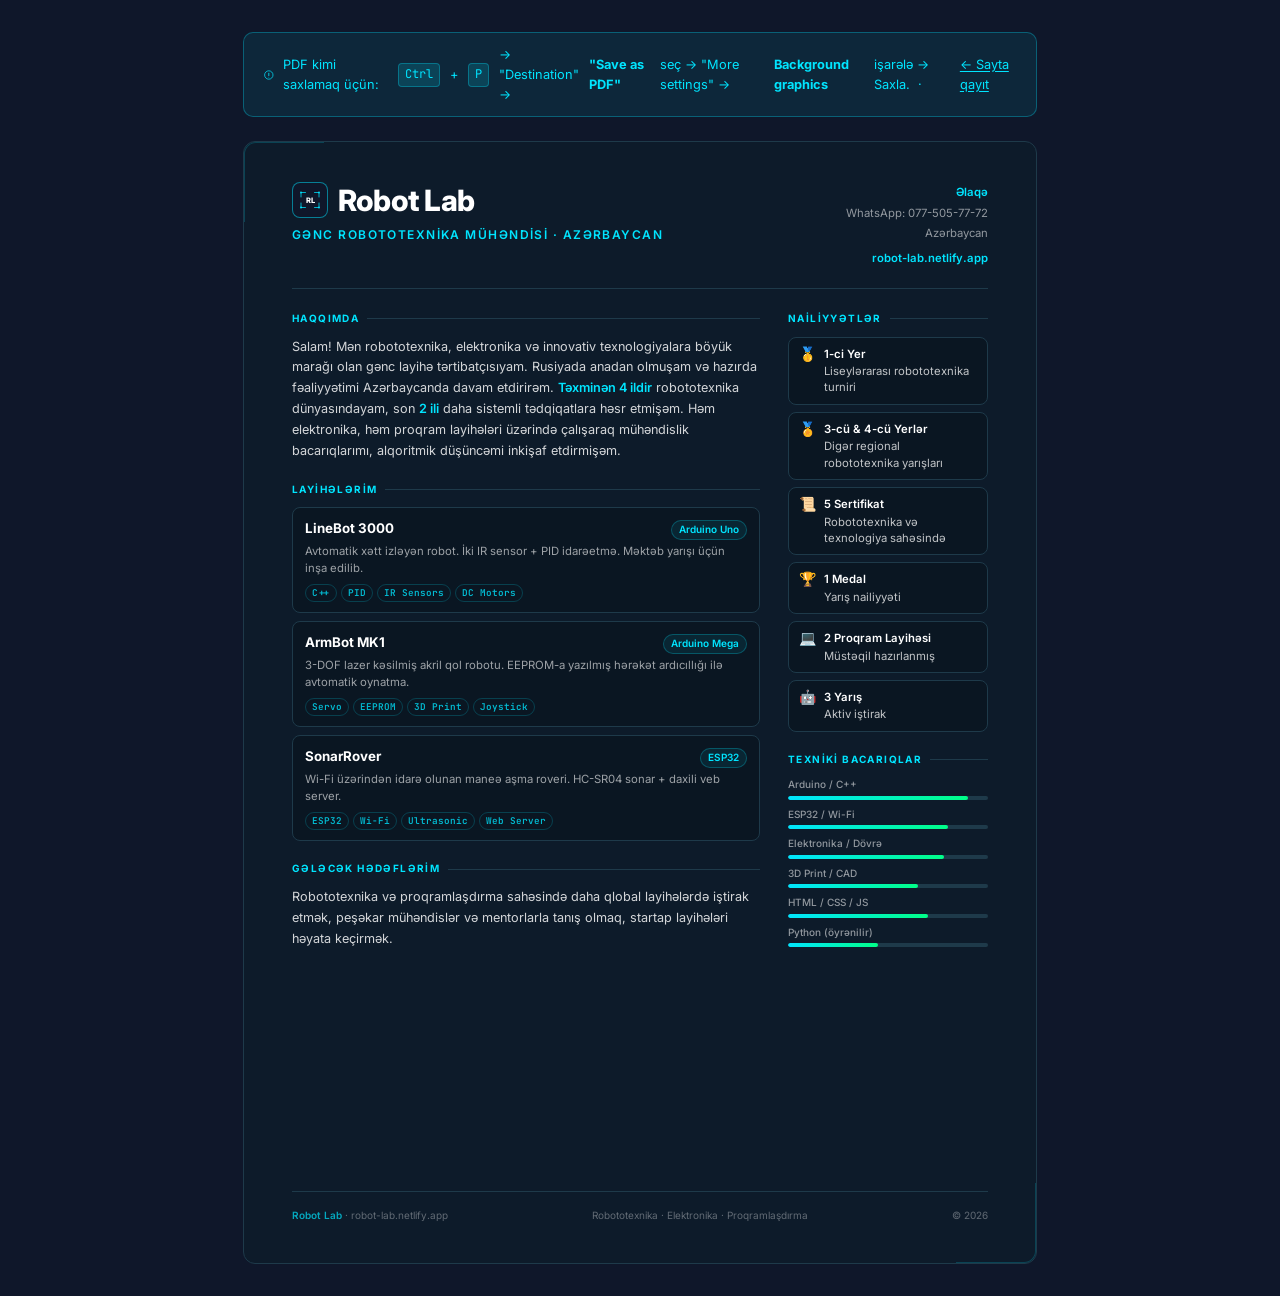
<file: RobotLab/resume.html>
<!DOCTYPE html>
<html lang="az">
<head>
  <meta charset="UTF-8" />
  <meta name="viewport" content="width=device-width, initial-scale=1.0" />
  <title>Robot Lab – Layihə Xülasəsi</title>

  <link rel="preconnect" href="https://fonts.googleapis.com" />
  <link rel="preconnect" href="https://fonts.gstatic.com" crossorigin />
  <link href="https://fonts.googleapis.com/css2?family=Inter:wght@400;500;600;700;800&family=JetBrains+Mono:wght@400;600&display=swap"
        rel="stylesheet" />

  <style>
    /* ── Reset ── */
    *, *::before, *::after { box-sizing: border-box; margin: 0; padding: 0; }

    /* ── Screen styles ── */
    html {
      background: #0f172a;
      min-height: 100%;
    }
    body {
      font-family: 'Inter', 'Segoe UI', system-ui, sans-serif;
      font-size: 10.5pt;
      line-height: 1.55;
      color: #e8eaf0;
      background: transparent;
      padding: 2rem;
      display: flex;
      flex-direction: column;
      align-items: center;
      gap: 1.5rem;
    }

    /* ── Print instruction banner (screen only) ── */
    .print-hint {
      background: rgba(0, 229, 255, 0.08);
      border: 1px solid rgba(0, 229, 255, 0.3);
      border-radius: 10px;
      padding: 0.75rem 1.25rem;
      font-size: 0.8rem;
      color: #00e5ff;
      display: flex;
      align-items: center;
      gap: 0.6rem;
      max-width: 794px;
      width: 100%;
    }
    .print-hint kbd {
      background: rgba(0, 229, 255, 0.15);
      border: 1px solid rgba(0, 229, 255, 0.3);
      border-radius: 4px;
      padding: 0.1rem 0.4rem;
      font-family: 'JetBrains Mono', monospace;
      font-size: 0.75rem;
    }
    .print-hint a {
      color: inherit;
      text-decoration: underline;
      text-underline-offset: 2px;
    }

    /* ── A4 page card ── */
    .page {
      width: 794px;          /* A4 at 96dpi */
      min-height: 1123px;    /* A4 height   */
      background: #0d1b2a;
      border: 1px solid #1e3a4a;
      border-radius: 12px;
      padding: 40px 48px;
      display: flex;
      flex-direction: column;
      gap: 0;
      position: relative;
      overflow: hidden;
    }

    /* Subtle circuit-board corner decorations */
    .page::before,
    .page::after {
      content: '';
      position: absolute;
      width: 80px;
      height: 80px;
      border: 1px solid rgba(0, 229, 255, 0.2);
    }
    .page::before { top: 0; left: 0; border-right: none; border-bottom: none; border-radius: 12px 0 0 0; }
    .page::after  { bottom: 0; right: 0; border-left: none; border-top: none; border-radius: 0 0 12px 0; }

    /* ── Header ── */
    .resume-header {
      display: flex;
      align-items: flex-start;
      justify-content: space-between;
      gap: 1.5rem;
      padding-bottom: 20px;
      border-bottom: 1px solid #1e3a4a;
      margin-bottom: 22px;
    }
    .header-left {}
    .header-logo {
      display: flex;
      align-items: center;
      gap: 10px;
      margin-bottom: 8px;
    }
    .logo-box {
      width: 36px;
      height: 36px;
      border: 1px solid rgba(0, 229, 255, 0.5);
      border-radius: 8px;
      background: #0f172a;
      display: flex;
      align-items: center;
      justify-content: center;
      flex-shrink: 0;
    }
    .header-name {
      font-size: 22pt;
      font-weight: 800;
      color: #ffffff;
      letter-spacing: -0.5px;
      line-height: 1;
    }
    .header-tagline {
      font-size: 9pt;
      color: #00e5ff;
      font-weight: 600;
      letter-spacing: 0.12em;
      text-transform: uppercase;
      margin-top: 4px;
    }
    .header-right {
      text-align: right;
      font-size: 8.5pt;
      color: rgba(255,255,255,0.55);
      line-height: 1.8;
      flex-shrink: 0;
    }
    .header-right strong {
      color: #00e5ff;
      font-weight: 600;
    }

    /* ── Two-column layout ── */
    .columns {
      display: grid;
      grid-template-columns: 1fr 200px;
      gap: 28px;
      flex: 1;
    }

    /* ── Section block ── */
    .section {
      margin-bottom: 20px;
    }
    .section-title {
      font-size: 7.5pt;
      font-weight: 700;
      letter-spacing: 0.14em;
      text-transform: uppercase;
      color: #00e5ff;
      margin-bottom: 10px;
      display: flex;
      align-items: center;
      gap: 8px;
    }
    .section-title::after {
      content: '';
      flex: 1;
      height: 1px;
      background: #1e3a4a;
    }

    /* ── About text ── */
    .about-text {
      font-size: 9.5pt;
      color: rgba(255,255,255,0.82);
      line-height: 1.65;
    }
    .about-text strong { color: #00e5ff; font-weight: 600; }

    /* ── Projects ── */
    .project-item {
      display: flex;
      flex-direction: column;
      gap: 3px;
      padding: 10px 12px;
      border: 1px solid #1e3a4a;
      border-radius: 8px;
      margin-bottom: 8px;
      background: rgba(0,0,0,0.2);
    }
    .project-item:last-child { margin-bottom: 0; }
    .project-top {
      display: flex;
      align-items: baseline;
      justify-content: space-between;
      gap: 8px;
    }
    .project-name {
      font-size: 10pt;
      font-weight: 700;
      color: #ffffff;
    }
    .project-chip {
      font-size: 7.5pt;
      font-weight: 600;
      color: #00e5ff;
      background: rgba(0,229,255,0.08);
      border: 1px solid rgba(0,229,255,0.25);
      border-radius: 999px;
      padding: 1px 7px;
      white-space: nowrap;
    }
    .project-desc {
      font-size: 8.5pt;
      color: rgba(255,255,255,0.60);
      line-height: 1.5;
    }
    .project-tags {
      display: flex;
      flex-wrap: wrap;
      gap: 4px;
      margin-top: 4px;
    }
    .tag {
      font-size: 7pt;
      font-weight: 600;
      color: rgba(0,229,255,0.8);
      border: 1px solid rgba(0,229,255,0.2);
      border-radius: 999px;
      padding: 1px 6px;
      font-family: 'JetBrains Mono', monospace;
    }

    /* ── Achievements (right column) ── */
    .achievement-item {
      display: flex;
      align-items: flex-start;
      gap: 8px;
      padding: 8px 10px;
      border: 1px solid #1e3a4a;
      border-radius: 8px;
      margin-bottom: 7px;
      background: rgba(0,0,0,0.2);
    }
    .achievement-icon {
      font-size: 14px;
      line-height: 1;
      flex-shrink: 0;
      margin-top: 1px;
    }
    .achievement-text { font-size: 8.5pt; color: rgba(255,255,255,0.75); line-height: 1.45; }
    .achievement-text strong { color: #ffffff; font-weight: 600; display: block; margin-bottom: 1px; }

    /* ── Skills ── */
    .skills-grid {
      display: flex;
      flex-direction: column;
      gap: 7px;
    }
    .skill-row {
      display: flex;
      flex-direction: column;
      gap: 3px;
    }
    .skill-label {
      font-size: 7.5pt;
      color: rgba(255,255,255,0.55);
      font-weight: 500;
    }
    .skill-bar-track {
      height: 4px;
      background: #1e3a4a;
      border-radius: 999px;
      overflow: hidden;
    }
    .skill-bar-fill {
      height: 100%;
      background: linear-gradient(90deg, #00e5ff, #00ff88);
      border-radius: 999px;
    }

    /* ── Footer bar ── */
    .resume-footer {
      margin-top: auto;
      padding-top: 16px;
      border-top: 1px solid #1e3a4a;
      display: flex;
      align-items: center;
      justify-content: space-between;
      font-size: 7.5pt;
      color: rgba(255,255,255,0.35);
    }
    .resume-footer strong { color: rgba(0,229,255,0.7); font-weight: 600; }

    /* ── Cyan accent dot ── */
    .dot {
      display: inline-block;
      width: 6px;
      height: 6px;
      border-radius: 50%;
      background: #00e5ff;
      margin-right: 5px;
      vertical-align: middle;
      flex-shrink: 0;
    }

    /* ══════════════════════════════════════════════════
       PRINT STYLES  — applied when Ctrl+P is triggered
       ══════════════════════════════════════════════════ */
    @media print {
      /* Hide the hint banner */
      .print-hint { display: none !important; }

      html, body {
        background: #0d1b2a !important;
        padding: 0;
        margin: 0;
        -webkit-print-color-adjust: exact;
        print-color-adjust: exact;
      }

      body {
        display: block;
      }

      .page {
        width: 100%;
        min-height: auto;
        border: none;
        border-radius: 0;
        padding: 24px 32px;
        page-break-after: avoid;
        break-after: avoid;
      }

      /* Ensure backgrounds and colors print */
      * {
        -webkit-print-color-adjust: exact !important;
        print-color-adjust: exact !important;
      }
    }

    /* ── Responsive (small screens) ── */
    @media (max-width: 840px) {
      body { padding: 1rem; }
      .page { width: 100%; min-height: auto; padding: 24px 20px; }
      .columns { grid-template-columns: 1fr; }
      .print-hint { max-width: 100%; }
    }
  </style>
</head>

<body>

  <!-- ── Print instruction banner ── -->
  <div class="print-hint" role="note">
    <svg width="14" height="14" viewBox="0 0 16 16" fill="none" aria-hidden="true">
      <circle cx="8" cy="8" r="7" stroke="#00e5ff" stroke-width="1.2"/>
      <line x1="8" y1="5" x2="8" y2="9" stroke="#00e5ff" stroke-width="1.4" stroke-linecap="round"/>
      <circle cx="8" cy="11.5" r="0.7" fill="#00e5ff"/>
    </svg>
    PDF kimi saxlamaq üçün:
    <kbd>Ctrl</kbd> + <kbd>P</kbd> → "Destination" → <strong>"Save as PDF"</strong> seç →
    "More settings" → <strong>Background graphics</strong> işarələ → Saxla.
    &nbsp;·&nbsp;
    <a href="index.html">← Sayta qayıt</a>
  </div>

  <!-- ══════════════ A4 PAGE ══════════════ -->
  <div class="page">

    <!-- ── HEADER ── -->
    <header class="resume-header">
      <div class="header-left">
        <div class="header-logo">
          <!-- RL circuit logo -->
          <div class="logo-box">
            <svg width="24" height="24" viewBox="0 0 32 32" fill="none" aria-hidden="true">
              <polyline points="4,12 4,6 10,6"   stroke="#00e5ff" stroke-width="1" stroke-linecap="round" stroke-linejoin="round"/>
              <polyline points="22,6 28,6 28,12"  stroke="#00e5ff" stroke-width="1" stroke-linecap="round" stroke-linejoin="round"/>
              <polyline points="4,20 4,26 10,26"  stroke="#00e5ff" stroke-width="1" stroke-linecap="round" stroke-linejoin="round"/>
              <polyline points="22,26 28,26 28,20" stroke="#00e5ff" stroke-width="1" stroke-linecap="round" stroke-linejoin="round"/>
              <circle cx="4" cy="6" r="1.2" fill="#00e5ff"/>
              <circle cx="28" cy="6" r="1.2" fill="#00e5ff"/>
              <circle cx="4" cy="26" r="1.2" fill="#00e5ff"/>
              <circle cx="28" cy="26" r="1.2" fill="#00e5ff"/>
              <text x="16" y="20.5" font-family="'Inter',sans-serif" font-size="10"
                    font-weight="800" fill="white" text-anchor="middle" letter-spacing="-0.5">RL</text>
            </svg>
          </div>
          <div>
            <div class="header-name">Robot Lab</div>
          </div>
        </div>
        <div class="header-tagline">Gənc Robototexnika Mühəndisi · Azərbaycan</div>
      </div>

      <div class="header-right">
        <div><strong>Əlaqə</strong></div>
        <div>WhatsApp: 077-505-77-72</div>
        <div>Azərbaycan</div>
        <div style="margin-top:4px"><strong>robot-lab.netlify.app</strong></div>
      </div>
    </header>

    <!-- ── TWO-COLUMN BODY ── -->
    <div class="columns">

      <!-- LEFT COLUMN -->
      <div>

        <!-- About -->
        <div class="section">
          <div class="section-title">Haqqımda</div>
          <p class="about-text">
            Salam! Mən robototexnika, elektronika və innovativ texnologiyalara böyük
            marağı olan gənc layihə tərtibatçısıyam. Rusiyada anadan olmuşam və
            hazırda fəaliyyətimi Azərbaycanda davam etdirirəm.
            <strong>Təxminən 4 ildir</strong> robototexnika dünyasındayam,
            son <strong>2 ili</strong> daha sistemli tədqiqatlara həsr etmişəm.
            Həm elektronika, həm proqram layihələri üzərində çalışaraq mühəndislik
            bacarıqlarımı, alqoritmik düşüncəmi inkişaf etdirmişəm.
          </p>
        </div>

        <!-- Projects -->
        <div class="section">
          <div class="section-title">Layihələrim</div>

          <div class="project-item">
            <div class="project-top">
              <span class="project-name">LineBot 3000</span>
              <span class="project-chip">Arduino Uno</span>
            </div>
            <div class="project-desc">
              Avtomatik xətt izləyən robot. İki IR sensor + PID idarəetmə. Məktəb yarışı üçün inşa edilib.
            </div>
            <div class="project-tags">
              <span class="tag">C++</span>
              <span class="tag">PID</span>
              <span class="tag">IR Sensors</span>
              <span class="tag">DC Motors</span>
            </div>
          </div>

          <div class="project-item">
            <div class="project-top">
              <span class="project-name">ArmBot MK1</span>
              <span class="project-chip">Arduino Mega</span>
            </div>
            <div class="project-desc">
              3-DOF lazer kəsilmiş akril qol robotu. EEPROM-a yazılmış hərəkət ardıcıllığı ilə avtomatik oynatma.
            </div>
            <div class="project-tags">
              <span class="tag">Servo</span>
              <span class="tag">EEPROM</span>
              <span class="tag">3D Print</span>
              <span class="tag">Joystick</span>
            </div>
          </div>

          <div class="project-item">
            <div class="project-top">
              <span class="project-name">SonarRover</span>
              <span class="project-chip">ESP32</span>
            </div>
            <div class="project-desc">
              Wi-Fi üzərindən idarə olunan maneə aşma roveri. HC-SR04 sonar + daxili veb server.
            </div>
            <div class="project-tags">
              <span class="tag">ESP32</span>
              <span class="tag">Wi-Fi</span>
              <span class="tag">Ultrasonic</span>
              <span class="tag">Web Server</span>
            </div>
          </div>

        </div><!-- /projects -->

        <!-- Goals -->
        <div class="section">
          <div class="section-title">Gələcək Hədəflərim</div>
          <p class="about-text">
            Robototexnika və proqramlaşdırma sahəsində daha qlobal layihələrdə iştirak etmək,
            peşəkar mühəndislər və mentorlarla tanış olmaq, startap layihələri həyata keçirmək.
          </p>
        </div>

      </div><!-- /left column -->

      <!-- RIGHT COLUMN -->
      <div>

        <!-- Achievements -->
        <div class="section">
          <div class="section-title">Nailiyyətlər</div>

          <div class="achievement-item">
            <span class="achievement-icon">🥇</span>
            <div class="achievement-text">
              <strong>1-ci Yer</strong>
              Liseylərarası robototexnika turniri
            </div>
          </div>

          <div class="achievement-item">
            <span class="achievement-icon">🏅</span>
            <div class="achievement-text">
              <strong>3-cü &amp; 4-cü Yerlər</strong>
              Digər regional robototexnika yarışları
            </div>
          </div>

          <div class="achievement-item">
            <span class="achievement-icon">📜</span>
            <div class="achievement-text">
              <strong>5 Sertifikat</strong>
              Robototexnika və texnologiya sahəsində
            </div>
          </div>

          <div class="achievement-item">
            <span class="achievement-icon">🏆</span>
            <div class="achievement-text">
              <strong>1 Medal</strong>
              Yarış nailiyyəti
            </div>
          </div>

          <div class="achievement-item">
            <span class="achievement-icon">💻</span>
            <div class="achievement-text">
              <strong>2 Proqram Layihəsi</strong>
              Müstəqil hazırlanmış
            </div>
          </div>

          <div class="achievement-item">
            <span class="achievement-icon">🤖</span>
            <div class="achievement-text">
              <strong>3 Yarış</strong>
              Aktiv iştirak
            </div>
          </div>

        </div><!-- /achievements -->

        <!-- Skills -->
        <div class="section">
          <div class="section-title">Texniki Bacarıqlar</div>
          <div class="skills-grid">
            <div class="skill-row">
              <div class="skill-label">Arduino / C++</div>
              <div class="skill-bar-track"><div class="skill-bar-fill" style="width:90%"></div></div>
            </div>
            <div class="skill-row">
              <div class="skill-label">ESP32 / Wi-Fi</div>
              <div class="skill-bar-track"><div class="skill-bar-fill" style="width:80%"></div></div>
            </div>
            <div class="skill-row">
              <div class="skill-label">Elektronika / Dövrə</div>
              <div class="skill-bar-track"><div class="skill-bar-fill" style="width:78%"></div></div>
            </div>
            <div class="skill-row">
              <div class="skill-label">3D Print / CAD</div>
              <div class="skill-bar-track"><div class="skill-bar-fill" style="width:65%"></div></div>
            </div>
            <div class="skill-row">
              <div class="skill-label">HTML / CSS / JS</div>
              <div class="skill-bar-track"><div class="skill-bar-fill" style="width:70%"></div></div>
            </div>
            <div class="skill-row">
              <div class="skill-label">Python (öyrənilir)</div>
              <div class="skill-bar-track"><div class="skill-bar-fill" style="width:45%"></div></div>
            </div>
          </div>
        </div><!-- /skills -->

      </div><!-- /right column -->
    </div><!-- /columns -->

    <!-- ── FOOTER ── -->
    <footer class="resume-footer">
      <span>
        <strong>Robot Lab</strong> · robot-lab.netlify.app
      </span>
      <span>
        Robototexnika · Elektronika · Proqramlaşdırma
      </span>
      <span>© 2026</span>
    </footer>

  </div><!-- /page -->

</body>
</html>
</file>
